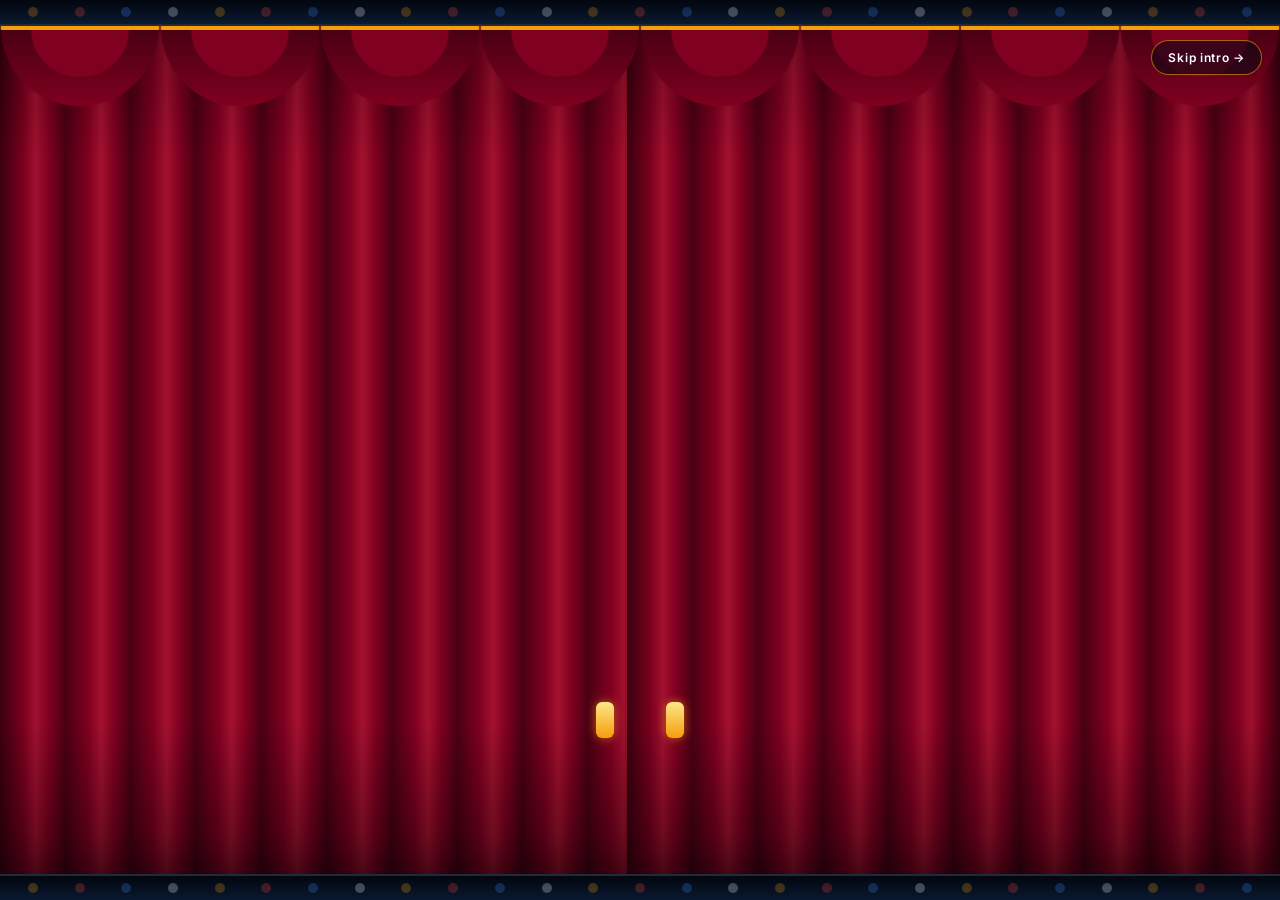
<file: index.html>
<!DOCTYPE html>
<html lang="en">
<head>
<meta charset="UTF-8" />
<meta name="viewport" content="width=device-width, initial-scale=1.0" />
<title>ASH Tek Crew | Now Booking</title>
<meta name="description" content="All Saints High School TEK Crew. Tech equipment and venue booking." />
<!-- Fallback: if scripts are off, still open the booking form -->
<noscript><meta http-equiv="refresh" content="3;url=index2.html" /></noscript>
<link rel="preconnect" href="https://fonts.googleapis.com" />
<link rel="preconnect" href="https://fonts.gstatic.com" crossorigin />
<link href="https://fonts.googleapis.com/css2?family=Inter:wght@500;600;700&family=Poppins:wght@600;700;800&display=swap" rel="stylesheet" />
<link rel="preload" as="image" href="ASH_TEK.png" />
<style>
:root{
  --navy-950:#030915; --navy-900:#0A192F; --navy-700:#1E3A8A;
  --maroon-900:#4a0013; --maroon-800:#800020; --maroon-700:#991B1B;
  --gold-500:#F59E0B; --gold-300:#FDE68A;
}
*{box-sizing:border-box}
html,body{height:100%;margin:0}
body{background:var(--navy-950);color:#fff;font-family:Inter,system-ui,sans-serif;overflow:hidden;cursor:pointer}

/* ---------- Stage ---------- */
.stage{position:fixed;inset:0;display:grid;place-items:center;
  background:
    radial-gradient(ellipse 60% 45% at 50% 52%,rgba(30,58,138,.55),transparent 70%),
    linear-gradient(rgba(255,255,255,.035) 1px,transparent 1px) 0 0/28px 28px,
    linear-gradient(90deg,rgba(255,255,255,.035) 1px,transparent 1px) 0 0/28px 28px,
    linear-gradient(180deg,var(--navy-950),var(--navy-900) 60%,#050d1c)}
/* stage floor */
.floor{position:absolute;left:-10%;right:-10%;bottom:0;height:24vh;
  background:linear-gradient(180deg,#140a10,#000);transform:perspective(500px) rotateX(55deg);transform-origin:bottom;
  box-shadow:0 -2px 0 rgba(245,158,11,.4)}
.floor::after{content:"";position:absolute;inset:0;background:radial-gradient(ellipse 30% 60% at 50% 20%,rgba(253,230,138,.35),transparent 70%);opacity:0;animation:fadeIn 1s 3.2s both}

/* ---------- Marquee bulbs (top + bottom) ---------- */
.rig{position:absolute;left:0;right:0;height:26px;display:flex;justify-content:space-around;align-items:center;padding:0 .6rem;z-index:6;
  background:linear-gradient(#02060E,#0A192F)}
.rig.top{top:0;border-bottom:2px solid #1F2A3D}
.rig.bottom{bottom:0;border-top:2px solid #1F2A3D}
.bulb{--c:var(--gold-500);width:10px;height:10px;border-radius:50%;background:var(--c);opacity:.25;
  animation:chase 1.4s infinite;animation-delay:calc(var(--i)*70ms)}
@keyframes chase{0%,35%,100%{opacity:.25;box-shadow:none}10%{opacity:1;box-shadow:0 0 6px 2px var(--c),0 0 18px 4px var(--c)}}

/* ---------- Countdown (film-leader style) ---------- */
.leader{position:absolute;z-index:5;width:min(46vmin,340px);aspect-ratio:1;display:grid;place-items:center;pointer-events:none;
  animation:leaderOut .35s 2.15s ease-in forwards}
.leader::before{content:"";position:absolute;inset:0;border-radius:50%;border:3px solid rgba(253,230,138,.6);
  background:conic-gradient(rgba(245,158,11,.35) var(--sweep,0deg),transparent 0);animation:sweep .7s linear 3}
.leader::after{content:"";position:absolute;inset:12%;border-radius:50%;border:2px solid rgba(253,230,138,.35)}
.leader i{position:absolute;left:50%;top:-10%;bottom:-10%;width:2px;background:rgba(253,230,138,.3)}
.leader b{position:absolute;top:50%;left:-10%;right:-10%;height:2px;background:rgba(253,230,138,.3)}
.count{font:800 clamp(90px,24vmin,180px)/1 Poppins,sans-serif;color:var(--gold-300);text-shadow:0 0 30px rgba(245,158,11,.7);position:relative}
@property --sweep{syntax:'<angle>';inherits:false;initial-value:0deg}
@keyframes sweep{from{--sweep:0deg}to{--sweep:360deg}}
@keyframes leaderOut{to{opacity:0;transform:scale(1.6)}}

/* ---------- Curtains ---------- */
.curtain{position:absolute;top:0;bottom:0;width:51%;z-index:4;
  background:
    linear-gradient(180deg,rgba(0,0,0,.35),transparent 18%,transparent 80%,rgba(0,0,0,.5)),
    repeating-linear-gradient(90deg,var(--maroon-900) 0,var(--maroon-800) 3.5%,#a3122f 5.5%,var(--maroon-800) 7.5%,var(--maroon-900) 10%);
  box-shadow:inset 0 -30px 40px rgba(0,0,0,.4);
  transition:transform 1.5s cubic-bezier(.7,0,.25,1)}
.curtain.left{left:0;transform-origin:left}
.curtain.right{right:0;transform-origin:right}
.curtain::after{content:"";position:absolute;bottom:18%;width:18px;height:36px;border-radius:6px;background:linear-gradient(var(--gold-300),var(--gold-500));box-shadow:0 0 10px rgba(245,158,11,.6)}
.curtain.left::after{right:6%}
.curtain.right::after{left:6%}
.valance{position:absolute;top:26px;left:0;right:0;height:9vh;z-index:5;
  background:
    radial-gradient(ellipse 50% 100% at 50% 0,var(--maroon-800) 60%,transparent 62%) 0 0/12.5% 100% repeat-x,
    linear-gradient(var(--maroon-900),var(--maroon-800));
  -webkit-mask:radial-gradient(ellipse 50% 100% at 50% 0,#000 98%,transparent 100%) 0 0/12.5% 100% repeat-x;
          mask:radial-gradient(ellipse 50% 100% at 50% 0,#000 98%,transparent 100%) 0 0/12.5% 100% repeat-x;
  border-top:4px solid var(--gold-500)}
body.open .curtain.left,body.open .curtain.right{transform:scaleX(.15)}
body.closing .curtain.left,body.closing .curtain.right{transform:none;transition-duration:.9s}

/* ---------- Spotlights ---------- */
.spot{position:absolute;top:-6vh;width:46vmin;height:120vh;z-index:3;pointer-events:none;transform-origin:50% 0;opacity:0;
  background:linear-gradient(to bottom,rgba(255,240,200,.55),rgba(245,158,11,.14) 65%,transparent);
  clip-path:polygon(45% 0,55% 0,100% 100%,0 100%);filter:blur(4px);mix-blend-mode:screen}
.spot.l{left:8%;animation:fadeIn .4s 2.4s both,swingL 2.6s 2.4s cubic-bezier(.4,0,.2,1) both}
.spot.r{right:8%;background:linear-gradient(to bottom,rgba(191,219,254,.5),rgba(30,58,138,.18) 65%,transparent);
  animation:fadeIn .4s 2.4s both,swingR 2.6s 2.4s cubic-bezier(.4,0,.2,1) both}
@keyframes swingL{0%{transform:rotate(55deg)}45%{transform:rotate(-25deg)}100%{transform:rotate(-24deg)}}
@keyframes swingR{0%{transform:rotate(-55deg)}45%{transform:rotate(25deg)}100%{transform:rotate(24deg)}}

/* ---------- Headline block ---------- */
.show{position:relative;z-index:2;display:flex;flex-direction:column;align-items:center;gap:1.6vmin;margin-top:-2vh;padding:0 16px;text-align:center}
.presents{font:600 clamp(10px,1.6vmin,13px)/1 Inter,sans-serif;letter-spacing:.45em;color:#CBD5E1;opacity:0;animation:rise .6s 3.1s both}
.logo-wrap{position:relative;width:min(70vmin,560px);opacity:0;animation:logoIn 1.1s 3.25s cubic-bezier(.18,1.25,.4,1) both}
.logo-wrap img{display:block;width:100%;height:auto;filter:drop-shadow(0 0 0 rgba(245,158,11,0));animation:glow 2.4s 4.3s ease-in-out infinite}
/* glint sweeping across the logo */
.logo-wrap::after{content:"";position:absolute;inset:0;pointer-events:none;
  background:linear-gradient(105deg,transparent 35%,rgba(255,255,255,.55) 48%,transparent 60%) no-repeat;background-size:250% 100%;background-position:150% 0;
  -webkit-mask:url(ASH_TEK.png) center/contain no-repeat;mask:url(ASH_TEK.png) center/contain no-repeat;
  animation:glint 1.2s 4.2s ease-in-out both}
@keyframes logoIn{0%{opacity:0;transform:translateY(-45vh) scale(.6) rotate(-6deg)}60%{opacity:1}100%{opacity:1;transform:none}}
@keyframes glint{to{background-position:-50% 0}}
@keyframes glow{0%,100%{filter:drop-shadow(0 0 4px rgba(245,158,11,.25))}50%{filter:drop-shadow(0 0 22px rgba(245,158,11,.7))}}

.now{display:flex;align-items:center;gap:.9rem;opacity:0;animation:rise .6s 4.1s both}
.now span{font:800 clamp(18px,3.4vmin,30px)/1 Poppins,sans-serif;letter-spacing:.2em;text-transform:uppercase;color:var(--gold-300);text-shadow:0 0 18px rgba(245,158,11,.55)}
.now i{width:clamp(24px,6vmin,60px);height:3px;border-radius:2px;background:var(--maroon-700);transform:skewX(-30deg)}
.sub{margin:0;font-size:clamp(12px,1.9vmin,15px);color:#CBD5E1;opacity:0;animation:rise .6s 4.35s both}

/* ---------- Ticket loader ---------- */
.ticket{position:absolute;bottom:calc(26px + 4.5vh);left:50%;z-index:2;translate:-50% 0;display:flex;align-items:stretch;
  background:linear-gradient(120deg,var(--maroon-800),var(--maroon-900));border:2px solid var(--gold-500);border-radius:8px;
  opacity:0;animation:rise .5s 4.5s both;min-width:min(340px,82vw)}
.ticket .main{flex:1;padding:.6rem .9rem}
.ticket .main p{margin:0 0 .45rem;font:700 10px/1 Inter,sans-serif;letter-spacing:.25em;color:var(--gold-300)}
.ticket .bar{height:5px;border-radius:5px;background:rgba(255,255,255,.15);overflow:hidden}
.ticket .bar b{display:block;height:100%;background:linear-gradient(90deg,var(--gold-500),var(--gold-300));transform-origin:left;transform:scaleX(0);animation:load 2.6s 4.6s linear both}
.ticket .stub{display:grid;place-items:center;padding:0 .8rem;border-left:2px dashed rgba(245,158,11,.7);font:800 10px/1.2 Poppins,sans-serif;letter-spacing:.12em;color:#fff;text-align:center}
.live{display:inline-block;width:7px;height:7px;border-radius:50%;background:#EF4444;margin-right:4px;animation:blink 1s steps(2,jump-none) infinite}
@keyframes load{to{transform:scaleX(1)}}
@keyframes blink{50%{opacity:.15}}

/* ---------- Confetti ---------- */
.confetti{position:absolute;inset:0;z-index:3;pointer-events:none;overflow:hidden}
.confetti span{position:absolute;top:-4vh;width:8px;height:14px;border-radius:2px;opacity:0;animation:fall var(--d) var(--delay) linear both}
@keyframes fall{0%{opacity:1;transform:translate(0,0) rotate(0)}100%{opacity:.9;transform:translate(var(--x),110vh) rotate(var(--r))}}

/* ---------- Skip ---------- */
.skip{position:absolute;top:40px;right:18px;z-index:7;background:rgba(3,9,21,.55);color:#fff;border:1px solid rgba(245,158,11,.6);border-radius:999px;
  padding:.55rem 1rem;font:600 12px Inter,sans-serif;letter-spacing:.06em;cursor:pointer;opacity:0;animation:fadeIn .4s .5s both}
.skip:hover{background:var(--maroon-800)}
.skip:focus-visible{outline:3px solid var(--gold-500);outline-offset:3px}

@keyframes fadeIn{from{opacity:0}to{opacity:1}}
@keyframes rise{from{opacity:0;transform:translateY(14px)}to{opacity:1;transform:none}}

@media (max-width:640px){.logo-wrap{width:88vw}.valance{height:6vh}.now{gap:.5rem}}
@media (prefers-reduced-motion:reduce){
  *,*::before,*::after{animation-duration:.01ms!important;animation-delay:0s!important;animation-iteration-count:1!important;transition:none!important}
  .leader{display:none}
}
</style>
</head>
<body>
<button class="skip" id="skip" type="button">Skip intro &#8594;</button>

<div class="stage">
  <div class="rig top" id="rigTop" aria-hidden="true"></div>

  <div class="spot l" aria-hidden="true"></div>
  <div class="spot r" aria-hidden="true"></div>
  <div class="floor" aria-hidden="true"></div>
  <div class="confetti" id="confetti" aria-hidden="true"></div>

  <main class="show">
    <p class="presents">ALL SAINTS HIGH SCHOOL PRESENTS</p>
    <div class="logo-wrap"><img src="ASH_TEK.png" alt="ASH Tek Crew" width="900" height="661" /></div>
    <div class="now" aria-hidden="true"><i></i><span>Now Booking</span><i></i></div>
    <p class="sub">Tech Equipment &amp; Venue Booking</p>
  </main>

  <div class="ticket" aria-hidden="true">
    <div class="main"><p>DOORS OPENING&hellip;</p><div class="bar"><b></b></div></div>
    <div class="stub"><span><span class="live"></span>LIVE</span>ADMIT ONE</div>
  </div>

  <div class="curtain left" aria-hidden="true"></div>
  <div class="curtain right" aria-hidden="true"></div>
  <div class="valance" aria-hidden="true"></div>

  <div class="leader" aria-hidden="true"><i></i><b></b><span class="count" id="count">3</span></div>

  <div class="rig bottom" id="rigBottom" aria-hidden="true"></div>
</div>

<script>
'use strict';
const DESTINATION = 'index2.html';   // where the intro sends people
const INTRO_MS    = 7400;           // when the curtains start closing (ms)

const reduced = matchMedia('(prefers-reduced-motion: reduce)').matches;

// Marquee bulbs, same colours as the booking page
const colors = ['#F59E0B','#EF4444','#3B82F6','#FFFFFF'];
for (const id of ['rigTop','rigBottom']) {
  const rig = document.getElementById(id);
  const n = Math.max(12, Math.round(innerWidth / 48));
  for (let i=0;i<n;i++){
    const b=document.createElement('span'); b.className='bulb';
    b.style.setProperty('--i', id==='rigTop' ? i : n-i);
    b.style.setProperty('--c', colors[i%colors.length]);
    rig.append(b);
  }
}

// 3 · 2 · 1 countdown, then curtains up
const count = document.getElementById('count');
if (!reduced) {
  [700,1400].forEach((t,i)=>setTimeout(()=>count.textContent = 2-i, t));
  setTimeout(()=>document.body.classList.add('open'), 2150);
} else {
  document.body.classList.add('open');
}

// Confetti drop when the logo lands
if (!reduced) {
  const box = document.getElementById('confetti');
  const palette = ['#F59E0B','#FDE68A','#991B1B','#FFFFFF','#3B82F6'];
  for (let i=0;i<70;i++){
    const c=document.createElement('span');
    c.style.left = Math.random()*100 + '%';
    c.style.background = palette[i%palette.length];
    c.style.setProperty('--x', (Math.random()*30-15) + 'vw');
    c.style.setProperty('--r', (Math.random()*1080-540) + 'deg');
    c.style.setProperty('--d', (2.2+Math.random()*1.8) + 's');
    c.style.setProperty('--delay', (3.6+Math.random()*1.2) + 's');
    if (Math.random()>.6){ c.style.width='10px'; c.style.height='10px'; c.style.borderRadius='50%'; }
    box.append(c);
  }
}

// Curtains close, then off to the booking form
let gone=false;
function go(){
  if (gone) return; gone=true;
  if (reduced){ location.replace(DESTINATION); return; }
  document.body.classList.remove('open');
  document.body.classList.add('closing');
  setTimeout(()=>location.replace(DESTINATION), 900);
}
setTimeout(go, reduced ? 1800 : INTRO_MS);
document.getElementById('skip').addEventListener('click',e=>{e.stopPropagation();go();});
document.body.addEventListener('click',go);
addEventListener('keydown',e=>{ if(['Enter',' ','Escape'].includes(e.key)) go(); });
</script>
</body>
</html>
</file>
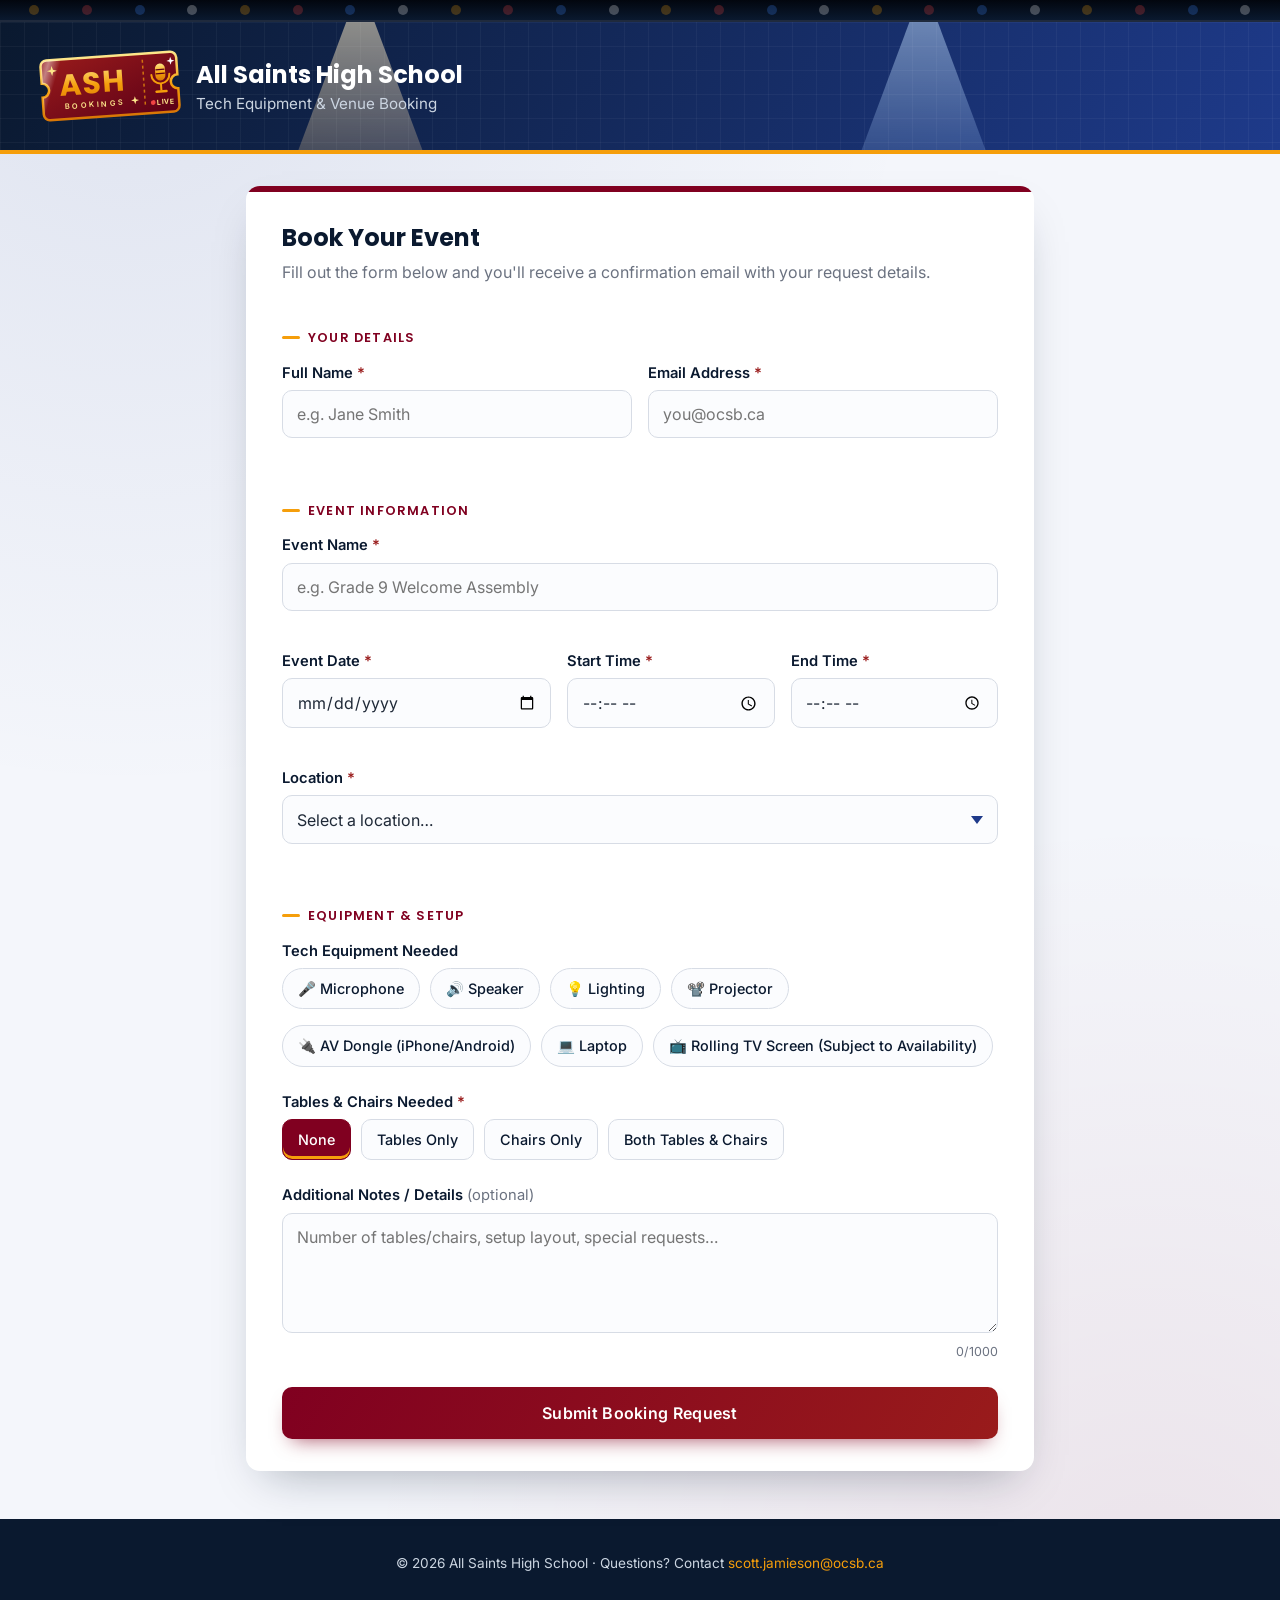
<file: index2.html>
<!DOCTYPE html>
<html lang="en">
<head>
  <meta charset="UTF-8" />
  <meta name="viewport" content="width=device-width, initial-scale=1.0" />
  <title>All Saints HS | Tech & Venue Booking</title>
  <meta name="description" content="Book tech equipment and venues at All Saints High School." />

  <!-- Fonts -->
  <link rel="preconnect" href="https://fonts.googleapis.com" />
  <link rel="preconnect" href="https://fonts.gstatic.com" crossorigin />
  <link href="https://fonts.googleapis.com/css2?family=Inter:wght@400;500;600;700&family=Poppins:wght@600;700&display=swap" rel="stylesheet" />

  <link rel="stylesheet" href="styles.css" />
</head>
<body>

  <!-- ===================== STAGE LIGHTS ===================== -->
  <!-- Bulbs are generated by script.js (see CONFIG.LIGHTS) -->
  <div class="light-rig" id="lightRig" aria-hidden="true"></div>

  <!-- ===================== HEADER ===================== -->
  <header class="site-header">
    <!-- Sweeping spotlights (decorative) -->
    <div class="beam beam-left" aria-hidden="true"></div>
    <div class="beam beam-right" aria-hidden="true"></div>

    <!-- ASH logo: an event ticket with a stage mic and "LIVE" light -->
    <svg class="logo" viewBox="0 0 140 64" role="img" aria-label="ASH Bookings logo">
      <defs>
        <linearGradient id="logoGold" x1="0" y1="0" x2="0" y2="1">
          <stop offset="0" stop-color="#FDE68A" />
          <stop offset=".55" stop-color="#F59E0B" />
          <stop offset="1" stop-color="#D97706" />
        </linearGradient>
        <linearGradient id="logoMaroon" x1="0" y1="0" x2="1" y2="1">
          <stop offset="0" stop-color="#991B1B" />
          <stop offset="1" stop-color="#5C0017" />
        </linearGradient>
        <linearGradient id="logoShineGrad" x1="0" y1="0" x2="1" y2="0">
          <stop offset="0" stop-color="#fff" stop-opacity="0" />
          <stop offset=".5" stop-color="#fff" stop-opacity=".45" />
          <stop offset="1" stop-color="#fff" stop-opacity="0" />
        </linearGradient>
        <!-- Ticket outline with a notch cut into each side -->
        <path id="logoTicket" d="M8,2 H132 A6,6 0 0 1 138,8 V25 A7,7 0 0 0 138,39 V56 A6,6 0 0 1 132,62
                                 H8 A6,6 0 0 1 2,56 V39 A7,7 0 0 0 2,25 V8 A6,6 0 0 1 8,2 Z" />
        <clipPath id="logoClip"><use href="#logoTicket" /></clipPath>
      </defs>

      <!-- Ticket body -->
      <use href="#logoTicket" fill="url(#logoMaroon)" stroke="url(#logoGold)" stroke-width="2.5" />

      <!-- Light glint that sweeps across the ticket -->
      <g clip-path="url(#logoClip)">
        <g transform="skewX(-20)">
          <rect class="logo-shine" x="0" y="0" width="24" height="64" fill="url(#logoShineGrad)" />
        </g>
      </g>

      <!-- Main wordmark -->
      <text x="53" y="38" text-anchor="middle" font-family="Poppins, sans-serif" font-weight="700"
            font-size="30" letter-spacing="2" fill="url(#logoGold)">ASH</text>
      <text x="54" y="52" text-anchor="middle" font-family="Inter, sans-serif" font-weight="600"
            font-size="7.5" letter-spacing="2.5" fill="#FDE68A">BOOKINGS</text>

      <!-- Perforated tear line -->
      <line x1="104" y1="8" x2="104" y2="56" stroke="#F59E0B" stroke-width="1.5"
            stroke-dasharray="3 3" opacity=".7" />

      <!-- Stub: stage microphone -->
      <rect x="116" y="13" width="10" height="17" rx="5" fill="url(#logoGold)" />
      <line x1="116.5" y1="19" x2="125.5" y2="19" stroke="#5C0017" stroke-width="1.2" />
      <line x1="116.5" y1="23" x2="125.5" y2="23" stroke="#5C0017" stroke-width="1.2" />
      <path d="M112,24 a9,9 0 0 0 18,0" fill="none" stroke="#F59E0B" stroke-width="2" stroke-linecap="round" />
      <line x1="121" y1="33" x2="121" y2="40" stroke="#F59E0B" stroke-width="2" />
      <line x1="116" y1="41" x2="126" y2="41" stroke="#F59E0B" stroke-width="2.5" stroke-linecap="round" />

      <!-- Stub: blinking "LIVE" light -->
      <circle class="logo-live" cx="112" cy="51.5" r="2.4" fill="#EF4444" />
      <text x="116" y="54" font-family="Inter, sans-serif" font-weight="700" font-size="7"
            letter-spacing=".5" fill="#FDE68A">LIVE</text>

      <!-- Twinkling sparkles -->
      <g transform="translate(13,13)"><path class="logo-spark" d="M0,-5 L1.2,-1.2 L5,0 L1.2,1.2 L0,5 L-1.2,1.2 L-5,0 L-1.2,-1.2Z" fill="#FDE68A" /></g>
      <g transform="translate(94,48)"><path class="logo-spark" style="animation-delay:.6s" d="M0,-4 L1,-1 L4,0 L1,1 L0,4 L-1,1 L-4,0 L-1,-1Z" fill="#FDE68A" /></g>
      <g transform="translate(132,11)"><path class="logo-spark" style="animation-delay:1.1s" d="M0,-4 L1,-1 L4,0 L1,1 L0,4 L-1,1 L-4,0 L-1,-1Z" fill="#fff" /></g>
    </svg>
    <div>
      <h1 class="site-title">All Saints High School</h1>
      <p class="site-subtitle">Tech Equipment &amp; Venue Booking</p>
    </div>
  </header>

  <main class="container">
    <section class="card" aria-labelledby="form-heading">

      <div class="card-header">
        <h2 id="form-heading">Book Your Event</h2>
        <p>Fill out the form below and you'll receive a confirmation email with your request details.</p>
      </div>

      <!-- novalidate: validation is handled in script.js for consistent styling -->
      <form id="bookingForm" novalidate>

        <!-- ========== SECTION: Contact ========== -->
        <fieldset class="form-section">
          <legend>Your Details</legend>

          <div class="grid-2">
            <!-- Full Name -->
            <div class="field">
              <label for="fullName">Full Name <span class="req">*</span></label>
              <input type="text" id="fullName" name="fullName" placeholder="e.g. Jane Smith" autocomplete="name" required />
              <small class="error-msg" aria-live="polite"></small>
            </div>

            <!-- Email (needed to send the user their confirmation) -->
            <div class="field">
              <label for="email">Email Address <span class="req">*</span></label>
              <input type="email" id="email" name="email" placeholder="you@ocsb.ca" autocomplete="email" required />
              <small class="error-msg" aria-live="polite"></small>
            </div>
          </div>
        </fieldset>

        <!-- ========== SECTION: Event ========== -->
        <fieldset class="form-section">
          <legend>Event Information</legend>

          <!-- Event Name -->
          <div class="field">
            <label for="eventName">Event Name <span class="req">*</span></label>
            <input type="text" id="eventName" name="eventName" placeholder="e.g. Grade 9 Welcome Assembly" required />
            <small class="error-msg" aria-live="polite"></small>
          </div>

          <div class="grid-3">
            <!-- Event Date -->
            <div class="field">
              <label for="eventDate">Event Date <span class="req">*</span></label>
              <input type="date" id="eventDate" name="eventDate" required />
              <small class="error-msg" aria-live="polite"></small>
            </div>

            <!-- Start Time -->
            <div class="field">
              <label for="startTime">Start Time <span class="req">*</span></label>
              <input type="time" id="startTime" name="startTime" required />
              <small class="error-msg" aria-live="polite"></small>
            </div>

            <!-- End Time -->
            <div class="field">
              <label for="endTime">End Time <span class="req">*</span></label>
              <input type="time" id="endTime" name="endTime" required />
              <small class="error-msg" aria-live="polite"></small>
            </div>
          </div>

          <!-- Location: to add a venue, add another <option> -->
          <div class="field">
            <label for="location">Location <span class="req">*</span></label>
            <select id="location" name="location" required>
              <option value="" disabled selected>Select a location…</option>
              <option value="Wood Floor Gym">Wood Floor Gym</option>
              <option value="Caf Gym">Caf Gym</option>
              <option value="Atrium">Atrium</option>
              <option value="LC">LC</option>
              <option value="Other">Other</option>
            </select>
            <small class="error-msg" aria-live="polite"></small>
          </div>

          <!-- Shown only when Location = "Other" (toggled in script.js) -->
          <div class="field reveal" id="otherLocationWrap" hidden>
            <label for="otherLocation">Please specify location <span class="req">*</span></label>
            <input type="text" id="otherLocation" name="otherLocation" placeholder="e.g. Room 214, Library, Front Field" />
            <small class="error-msg" aria-live="polite"></small>
          </div>
        </fieldset>

        <!-- ========== SECTION: Equipment & Setup ========== -->
        <fieldset class="form-section">
          <legend>Equipment &amp; Setup</legend>

          <!-- Tech Equipment: to add an item, copy one <label class="chip"> block -->
          <div class="field">
            <span class="label">Tech Equipment Needed</span>
            <div class="chip-group" role="group" aria-label="Tech Equipment Needed">
              <label class="chip">
                <input type="checkbox" name="equipment" value="Microphone" />
                <span>🎤 Microphone</span>
              </label>
              
              <label class="chip">
                <input type="checkbox" name="equipment" value="Speaker" />
                <span>🔊 Speaker</span>
              </label>
                 <label class="chip">
                <input type="checkbox" name="equipment" value="Projector" />
                <span>💡 Lighting</span>
              </label>
              <label class="chip">
                <input type="checkbox" name="equipment" value="Projector" />
                <span>📽️ Projector</span>
              </label>
              <label class="chip">
                <input type="checkbox" name="equipment" value="AV Dongle (iPhone/Android)" />
                <span>🔌 AV Dongle (iPhone/Android)</span>
              </label>
              <label class="chip">
                <input type="checkbox" name="equipment" value="Laptop" />
                <span>💻 Laptop</span>
              </label>
              <label class="chip">
                <input type="checkbox" name="equipment" value="Rolling TV Screen (Subject to Availability)" />
                <span>📺 Rolling TV Screen (Subject to Availability)</span>
              </label>
            </div>
          </div>

          <!-- Tables & Chairs -->
          <div class="field">
            <span class="label">Tables &amp; Chairs Needed <span class="req">*</span></span>
            <div class="radio-group" role="radiogroup" aria-label="Tables and Chairs Needed">
              <label class="radio-card">
                <input type="radio" name="furniture" value="None" checked />
                <span>None</span>
              </label>
              <label class="radio-card">
                <input type="radio" name="furniture" value="Tables Only" />
                <span>Tables Only</span>
              </label>
              <label class="radio-card">
                <input type="radio" name="furniture" value="Chairs Only" />
                <span>Chairs Only</span>
              </label>
              <label class="radio-card">
                <input type="radio" name="furniture" value="Both Tables & Chairs" />
                <span>Both Tables &amp; Chairs</span>
              </label>
            </div>
          </div>

          <!-- Additional Notes -->
          <div class="field">
            <label for="notes">Additional Notes / Details <span class="optional">(optional)</span></label>
            <textarea id="notes" name="notes" rows="4" maxlength="1000"
              placeholder="Number of tables/chairs, setup layout, special requests…"></textarea>
            <small class="char-count"><span id="notesCount">0</span>/1000</small>
          </div>
        </fieldset>

        <!-- ========== STATUS + SUBMIT ========== -->
        <div id="formStatus" class="form-status" role="status" aria-live="polite" hidden></div>

        <button type="submit" id="submitBtn" class="btn-submit">
          <span class="btn-label">Submit Booking Request</span>
          <span class="spinner" aria-hidden="true"></span>
        </button>
      </form>
    </section>
  </main>

  <footer class="site-footer">
    <p>&copy; <span id="year"></span> All Saints High School &middot; Questions? Contact
      <a href="mailto:scott.jamieson@ocsb.ca">scott.jamieson@ocsb.ca</a></p>
  </footer>

  <script src="script.js"></script>
</body>
</html>
</file>
<file: styles.css>
/* =========================================================
   All Saints High School — Booking Form Styles
   Edit the variables below to adjust branding site-wide.
   ========================================================= */

:root {
  /* Brand colours */
  --navy-900: #0A192F;
  --navy-700: #1E3A8A;
  --maroon-800: #800020;
  --maroon-700: #991B1B;
  --gold-600: #D97706;
  --gold-500: #F59E0B;

  /* Neutrals */
  --bg: #F4F6FB;
  --card: #FFFFFF;
  --text: #1F2937;
  --muted: #6B7280;
  --border: #D7DCE5;
  --error: #B91C1C;
  --success: #047857;

  /* Shape & motion */
  --radius: 14px;
  --radius-sm: 10px;
  --shadow: 0 20px 45px -20px rgba(10, 25, 47, 0.35);
  --ease: cubic-bezier(.2, .8, .2, 1);
  --t: 200ms var(--ease);

  --font-body: "Inter", system-ui, -apple-system, "Segoe UI", sans-serif;
  --font-head: "Poppins", var(--font-body);
}

/* ---------- Base ---------- */
*, *::before, *::after { box-sizing: border-box; }

body {
  margin: 0;
  font-family: var(--font-body);
  color: var(--text);
  background:
    radial-gradient(circle at 10% 0%, rgba(30, 58, 138, .10), transparent 40%),
    radial-gradient(circle at 90% 100%, rgba(128, 0, 32, .08), transparent 40%),
    var(--bg);
  min-height: 100vh;
  display: flex;
  flex-direction: column;
  line-height: 1.5;
}

/* ---------- Stage light rig (bulbs added by script.js) ---------- */
.light-rig {
  display: flex;
  justify-content: space-around;
  align-items: center;
  height: 22px;
  padding: 0 .5rem;
  background: linear-gradient(#02060E, #0A192F);
  border-bottom: 2px solid #1F2A3D;
}

.bulb {
  --c: var(--gold-500);
  width: 10px;
  height: 10px;
  border-radius: 50%;
  background: var(--c);
  opacity: .25;
  animation: chase 1.8s infinite;
  animation-delay: calc(var(--i) * 90ms);
}

/* Each bulb flashes in turn, creating a "chasing" marquee effect */
@keyframes chase {
  0%, 35%, 100% { opacity: .25; box-shadow: none; }
  10%           { opacity: 1;   box-shadow: 0 0 6px 2px var(--c), 0 0 18px 4px var(--c); }
}

/* ---------- Header ---------- */
.site-header {
  position: relative;
  overflow: hidden;
  isolation: isolate;
  display: flex;
  align-items: center;
  gap: 1rem;
  padding: 2rem clamp(1rem, 4vw, 2.5rem);
  color: #fff;
  border-bottom: 4px solid var(--gold-500);
  /* Faint "tech" grid over the navy gradient */
  background:
    linear-gradient(rgba(255, 255, 255, .04) 1px, transparent 1px) 0 0 / 24px 24px,
    linear-gradient(90deg, rgba(255, 255, 255, .04) 1px, transparent 1px) 0 0 / 24px 24px,
    linear-gradient(120deg, var(--navy-900), var(--navy-700));
}

/* Keep header content above the spotlight beams */
.site-header > :not(.beam) { position: relative; z-index: 1; }

/* Spotlight beams that sweep back and forth across the header */
.beam {
  position: absolute;
  top: -10px;
  width: 260px;
  height: 320px;
  z-index: 0;
  pointer-events: none;
  transform-origin: 50% 0;
  background: linear-gradient(to bottom, rgba(255, 236, 179, .55), rgba(245, 158, 11, .12) 60%, transparent);
  clip-path: polygon(46% 0, 54% 0, 100% 100%, 0 100%);
  filter: blur(3px);
  mix-blend-mode: screen;
  animation: sweep 7s ease-in-out infinite alternate;
}

.beam-left  { left: 18%; }
.beam-right { left: 62%; animation-duration: 8.5s; animation-direction: alternate-reverse;
              background: linear-gradient(to bottom, rgba(191, 219, 254, .5), rgba(30, 58, 138, .15) 60%, transparent); }

@keyframes sweep {
  from { transform: rotate(-40deg); }
  to   { transform: rotate(40deg); }
}

/* ---------- ASH ticket logo ---------- */
.logo {
  flex: 0 0 auto;
  height: 64px;
  width: auto;
  overflow: visible;
  transform: rotate(-4deg);
  animation: glow 2.4s ease-in-out infinite;
  transition: transform var(--t);
}

.logo:hover { transform: rotate(0deg) scale(1.08); }

/* Pulsing gold glow around the ticket */
@keyframes glow {
  0%, 100% { filter: drop-shadow(0 0 2px rgba(245, 158, 11, .35)); }
  50%      { filter: drop-shadow(0 0 12px rgba(245, 158, 11, .85)); }
}

/* Glint sweeping across the ticket */
.logo-shine { animation: shine 4s ease-in-out infinite; }
@keyframes shine {
  0%        { transform: translateX(-40px); }
  60%, 100% { transform: translateX(190px); }
}

/* Blinking "LIVE" light */
.logo-live { animation: blink 1.2s steps(2, jump-none) infinite; }
@keyframes blink { 50% { opacity: .15; } }

/* Twinkling sparkles */
.logo-spark {
  transform-box: fill-box;
  transform-origin: center;
  animation: twinkle 1.8s ease-in-out infinite;
}
@keyframes twinkle {
  0%, 100% { opacity: .2; transform: scale(.5) rotate(0deg); }
  50%      { opacity: 1;  transform: scale(1.15) rotate(45deg); }
}

.site-title {
  margin: 0;
  font-family: var(--font-head);
  font-size: clamp(1.15rem, 2.5vw, 1.5rem);
}

.site-subtitle {
  margin: 0;
  color: #CBD5E1;
  font-size: .95rem;
}

/* ---------- Layout ---------- */
.container {
  flex: 1;
  width: 100%;
  max-width: 820px;
  margin: 0 auto;
  padding: 2rem 1rem 3rem;
}

.card {
  background: var(--card);
  border-radius: var(--radius);
  box-shadow: var(--shadow);
  overflow: hidden;
  position: relative;
  animation: rise 500ms var(--ease) both;
}

/* A streak of light that scans along the card's top edge */
.card::before {
  content: "";
  position: absolute;
  top: 0;
  left: -40%;
  width: 40%;
  height: 6px;
  z-index: 2;
  background: linear-gradient(90deg, transparent, var(--gold-500), #FFF7E0, var(--gold-500), transparent);
  animation: scan 3.5s linear infinite;
}

@keyframes scan { to { left: 100%; } }

.card-header {
  padding: 1.75rem clamp(1.25rem, 4vw, 2.25rem) 1.25rem;
  border-top: 6px solid var(--maroon-800);
}

.card-header h2 {
  margin: 0 0 .25rem;
  font-family: var(--font-head);
  color: var(--navy-900);
}

.card-header p { margin: 0; color: var(--muted); }

form { padding: 0 clamp(1.25rem, 4vw, 2.25rem) 2rem; }

/* ---------- Sections ---------- */
.form-section {
  border: none;
  padding: 0;
  margin: 1.5rem 0 0;
}

.form-section legend {
  font-family: var(--font-head);
  font-weight: 600;
  color: var(--maroon-800);
  font-size: .8rem;
  text-transform: uppercase;
  letter-spacing: 1.2px;
  margin-bottom: .9rem;
  padding: 0;
  display: flex;
  align-items: center;
  gap: .5rem;
}

.form-section legend::before {
  content: "";
  width: 18px;
  height: 3px;
  border-radius: 2px;
  background: var(--gold-500);
}

.grid-2, .grid-3 { display: grid; gap: 0 1rem; }
.grid-2 { grid-template-columns: repeat(2, 1fr); }
.grid-3 { grid-template-columns: 1.3fr 1fr 1fr; }

/* ---------- Fields ---------- */
.field { margin-bottom: 1.1rem; }

.field label,
.field .label {
  display: block;
  font-weight: 600;
  font-size: .92rem;
  color: var(--navy-900);
  margin-bottom: .4rem;
}

.req { color: var(--maroon-700); }
.optional { color: var(--muted); font-weight: 400; }

input[type="text"],
input[type="email"],
input[type="date"],
input[type="time"],
select,
textarea {
  width: 100%;
  font: inherit;
  color: var(--text);
  padding: .7rem .85rem;
  border: 1.5px solid var(--border);
  border-radius: var(--radius-sm);
  background: #FBFCFE;
  transition: border-color var(--t), box-shadow var(--t), background var(--t);
}

input:hover, select:hover, textarea:hover { border-color: #AEB8C8; }

input:focus, select:focus, textarea:focus {
  outline: none;
  border-color: var(--navy-700);
  background: #fff;
  box-shadow: 0 0 0 4px rgba(30, 58, 138, .15);
}

textarea { resize: vertical; min-height: 110px; }

select {
  appearance: none;
  cursor: pointer;
  background-image: url("data:image/svg+xml,%3Csvg xmlns='http://www.w3.org/2000/svg' width='12' height='8' viewBox='0 0 12 8'%3E%3Cpath fill='%231E3A8A' d='M6 8 0 0h12z'/%3E%3C/svg%3E");
  background-repeat: no-repeat;
  background-position: right .9rem center;
  padding-right: 2.25rem;
}

/* Invalid state (set by script.js) */
.field.invalid input,
.field.invalid select,
.field.invalid textarea {
  border-color: var(--error);
  box-shadow: 0 0 0 4px rgba(185, 28, 28, .1);
  animation: shake 300ms;
}

.error-msg {
  display: block;
  min-height: 1rem;
  color: var(--error);
  font-size: .8rem;
  margin-top: .3rem;
}

.char-count {
  display: block;
  text-align: right;
  color: var(--muted);
  font-size: .78rem;
  margin-top: .25rem;
}

/* "Other" location reveal */
.reveal:not([hidden]) { animation: fadeDown 250ms var(--ease); }

/* ---------- Checkbox chips ---------- */
.chip-group, .radio-group {
  display: flex;
  flex-wrap: wrap;
  gap: .6rem;
}

.chip, .radio-card { position: relative; cursor: pointer; }

.chip input, .radio-card input {
  position: absolute;
  opacity: 0;
  pointer-events: none;
}

.chip span, .radio-card span {
  display: inline-flex;
  align-items: center;
  gap: .35rem;
  padding: .55rem .95rem;
  border: 1.5px solid var(--border);
  border-radius: 999px;
  background: #FBFCFE;
  font-size: .9rem;
  font-weight: 500;
  user-select: none;
  transition: all var(--t);
}

.chip:hover span, .radio-card:hover span {
  border-color: var(--navy-700);
  transform: translateY(-2px);
  box-shadow: 0 6px 14px -8px rgba(10, 25, 47, .5);
}

.chip input:checked + span {
  background: var(--navy-700);
  border-color: var(--navy-700);
  color: #fff;
}

.chip input:checked + span::after { content: "✓"; color: var(--gold-500); font-weight: 700; }

.radio-card span { border-radius: var(--radius-sm); }

.radio-card input:checked + span {
  background: var(--maroon-800);
  border-color: var(--maroon-800);
  color: #fff;
  box-shadow: inset 0 -3px 0 var(--gold-500);
}

.chip input:focus-visible + span,
.radio-card input:focus-visible + span {
  outline: 3px solid var(--gold-500);
  outline-offset: 2px;
}

/* ---------- Status messages ---------- */
.form-status {
  margin: .5rem 0 1rem;
  padding: .9rem 1rem;
  border-radius: var(--radius-sm);
  font-weight: 500;
  animation: fadeDown 250ms var(--ease);
}

.form-status.success {
  background: #ECFDF5;
  color: var(--success);
  border-left: 5px solid var(--success);
}

.form-status.error {
  background: #FEF2F2;
  color: var(--error);
  border-left: 5px solid var(--error);
}

/* ---------- Submit button ---------- */
.btn-submit {
  position: relative;
  width: 100%;
  margin-top: .5rem;
  padding: 1rem;
  border: none;
  border-radius: var(--radius-sm);
  font: 600 1rem var(--font-body);
  letter-spacing: .3px;
  color: #fff;
  cursor: pointer;
  background: linear-gradient(120deg, var(--maroon-800), var(--maroon-700));
  box-shadow: 0 10px 20px -10px rgba(128, 0, 32, .7);
  transition: transform var(--t), box-shadow var(--t), filter var(--t);
  overflow: hidden;
}

/* Gold underline that sweeps in on hover */
.btn-submit::after {
  content: "";
  position: absolute;
  left: 0; bottom: 0;
  height: 3px;
  width: 0;
  background: var(--gold-500);
  transition: width 350ms var(--ease);
}

.btn-submit:hover { transform: translateY(-2px); box-shadow: 0 16px 26px -12px rgba(128, 0, 32, .75); }
.btn-submit:hover::after { width: 100%; }
.btn-submit:active { transform: translateY(0) scale(.99); }
.btn-submit:focus-visible { outline: 3px solid var(--gold-500); outline-offset: 3px; }

/* Loading state (toggled by script.js) */
.spinner {
  display: none;
  width: 20px;
  height: 20px;
  border: 3px solid rgba(255, 255, 255, .35);
  border-top-color: var(--gold-500);
  border-radius: 50%;
  animation: spin 700ms linear infinite;
}

.btn-submit.loading { cursor: wait; filter: saturate(.8); }
.btn-submit.loading .btn-label { opacity: .85; }
.btn-submit.loading .spinner { display: inline-block; vertical-align: middle; margin-left: .6rem; }
.btn-submit:disabled:hover { transform: none; }

/* ---------- Footer ---------- */
.site-footer {
  text-align: center;
  padding: 1.25rem 1rem;
  font-size: .85rem;
  color: #CBD5E1;
  background: var(--navy-900);
}

.site-footer a { color: var(--gold-500); text-decoration: none; }
.site-footer a:hover { text-decoration: underline; }

/* ---------- Animations ---------- */
@keyframes rise { from { opacity: 0; transform: translateY(16px); } to { opacity: 1; transform: none; } }
@keyframes fadeDown { from { opacity: 0; transform: translateY(-6px); } to { opacity: 1; transform: none; } }
@keyframes spin { to { transform: rotate(360deg); } }
@keyframes shake {
  25% { transform: translateX(-4px); }
  75% { transform: translateX(4px); }
}

@media (prefers-reduced-motion: reduce) {
  *, *::before, *::after { animation: none !important; transition: none !important; }
  .bulb { opacity: .8; }
  .beam-left  { transform: rotate(-20deg); }
  .beam-right { transform: rotate(20deg); }
}

/* ---------- Responsive ---------- */
@media (max-width: 640px) {
  .logo { height: 50px; }
  .grid-2, .grid-3 { grid-template-columns: 1fr; }
  .radio-group { display: grid; grid-template-columns: 1fr 1fr; }
  .radio-card span { width: 100%; justify-content: center; }
}
</file>
